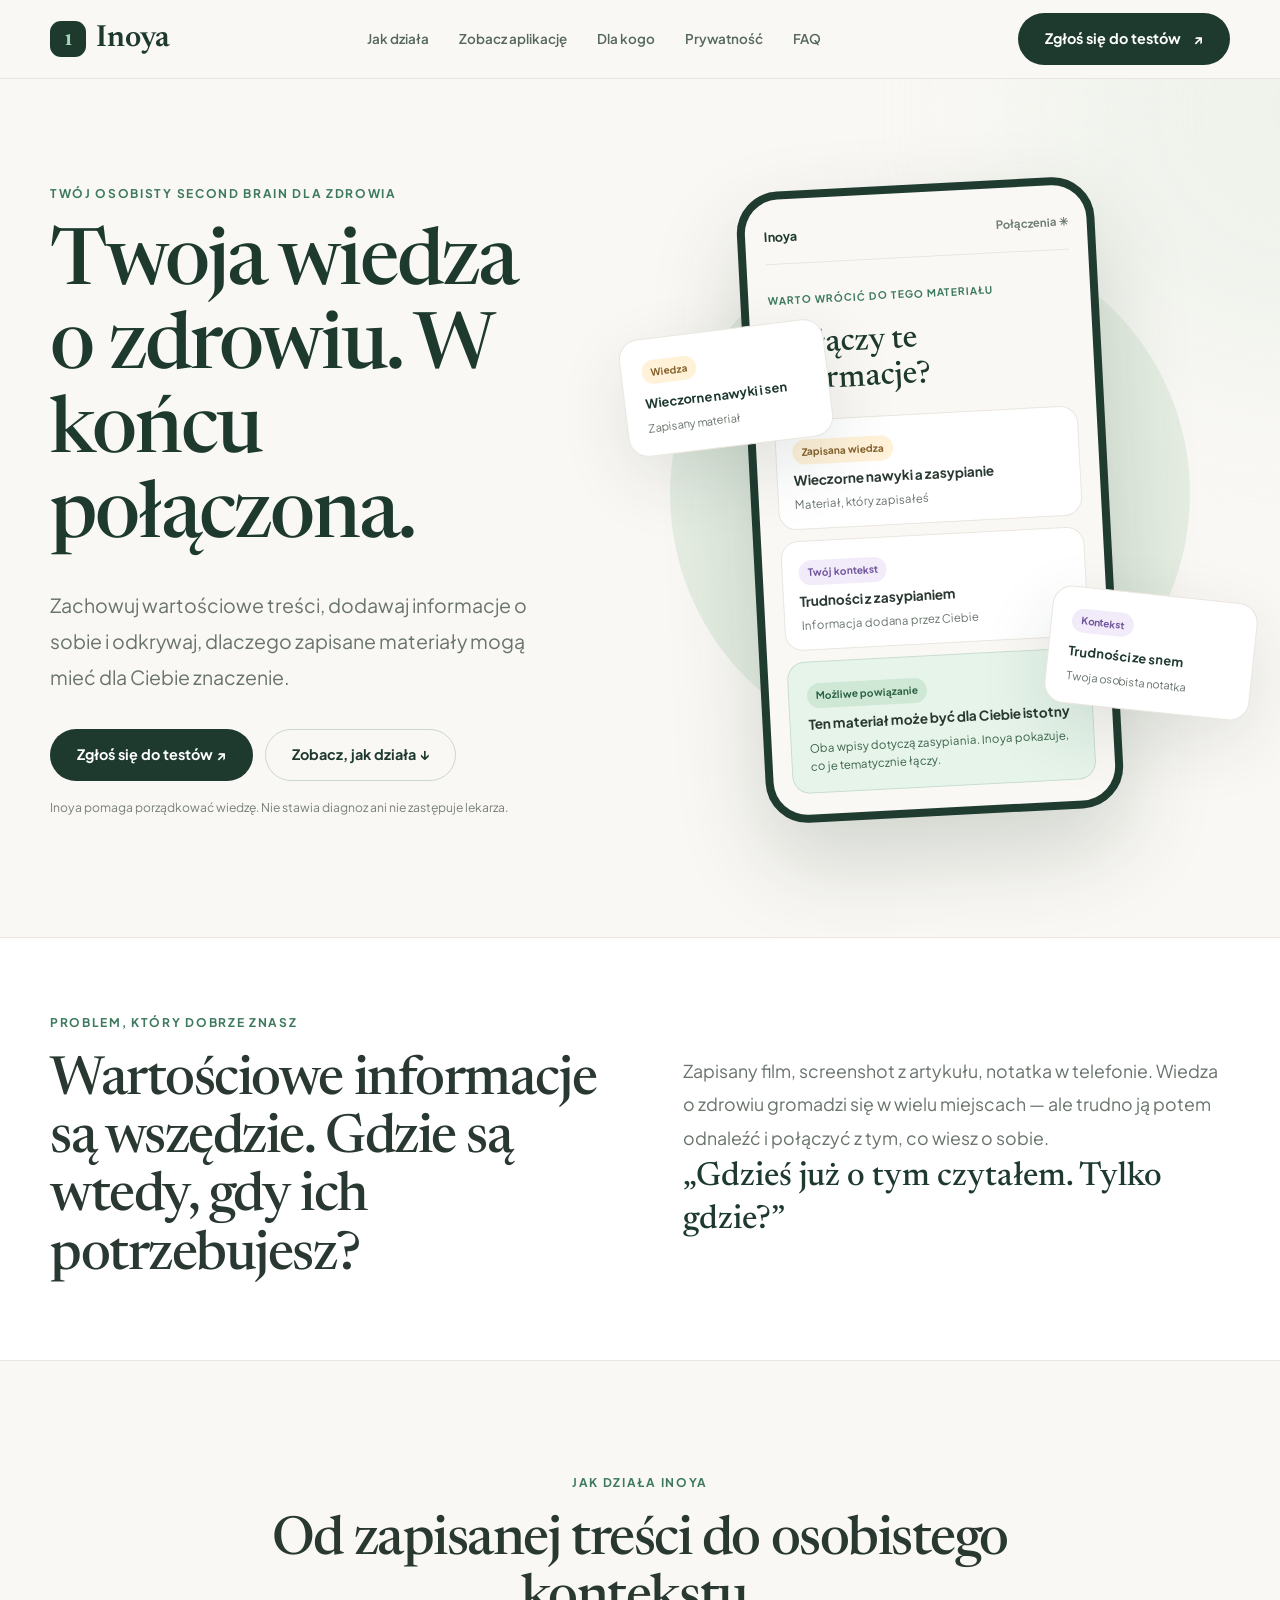
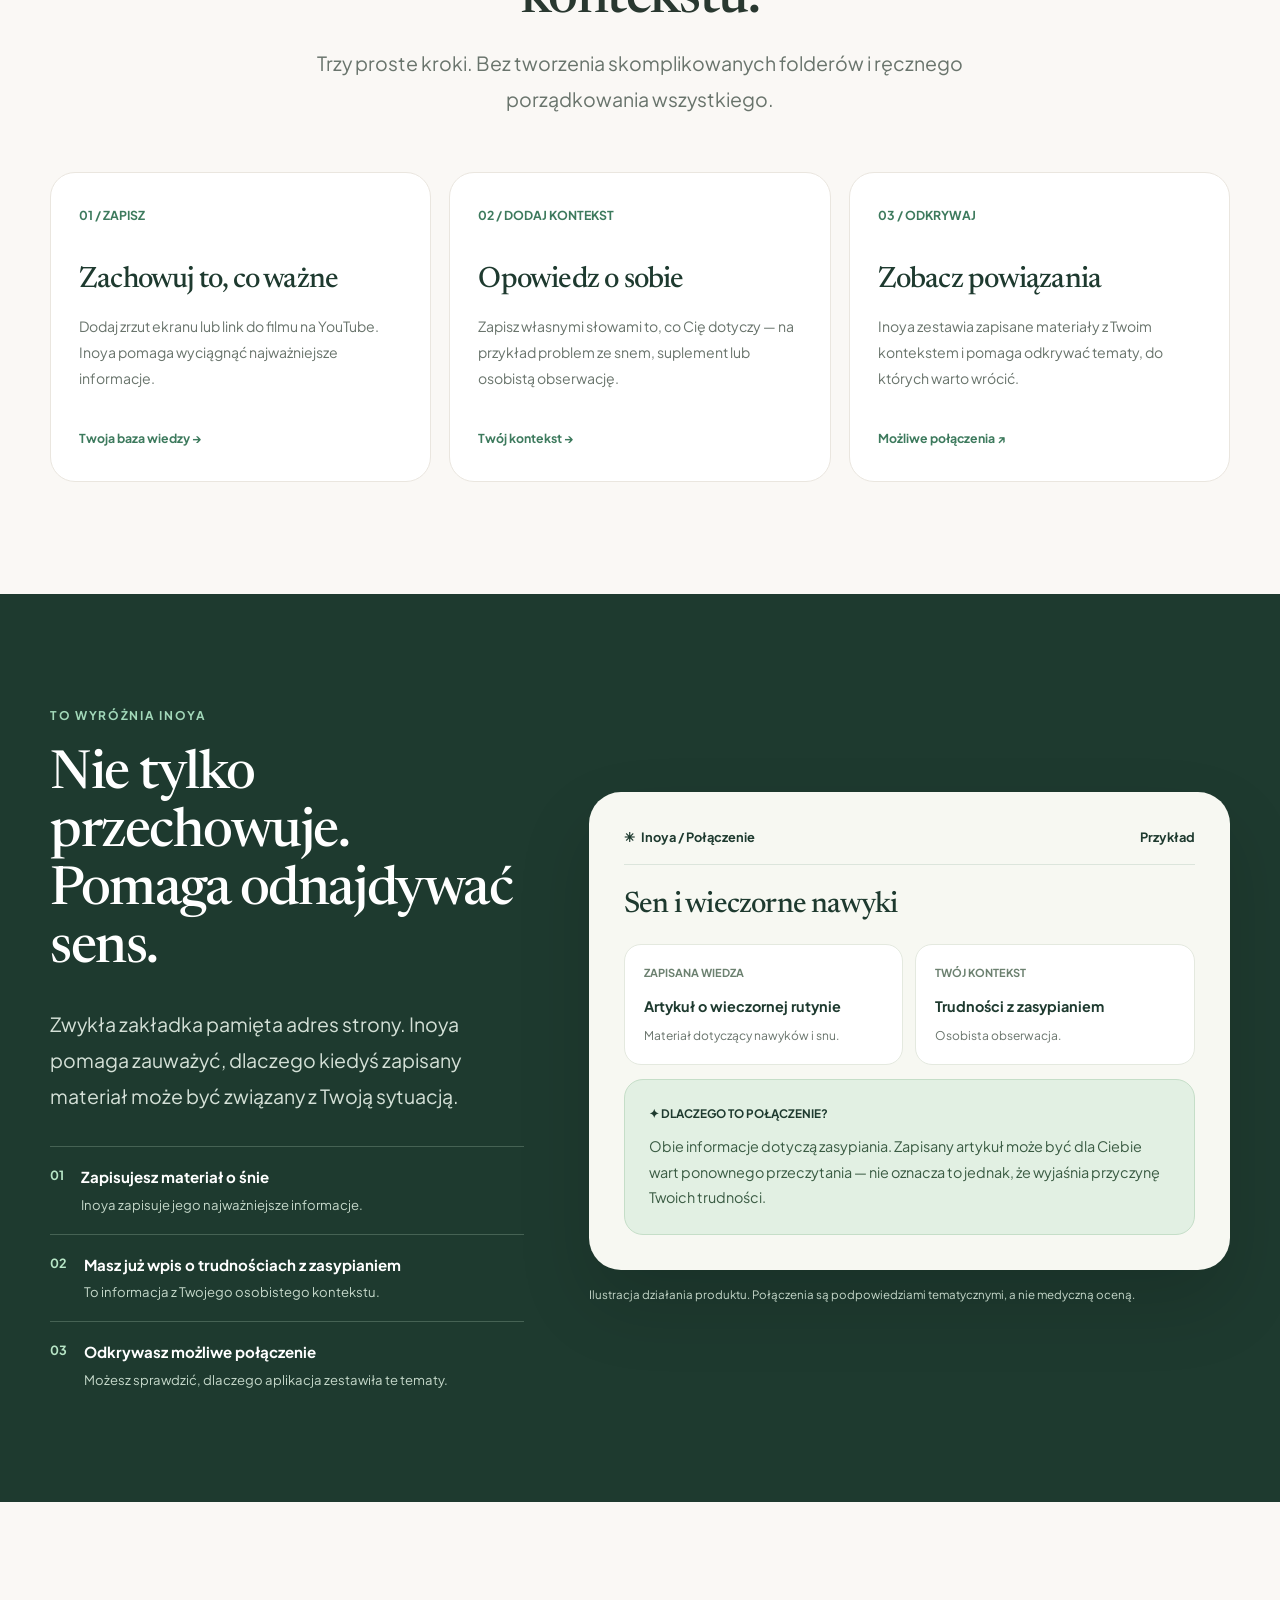
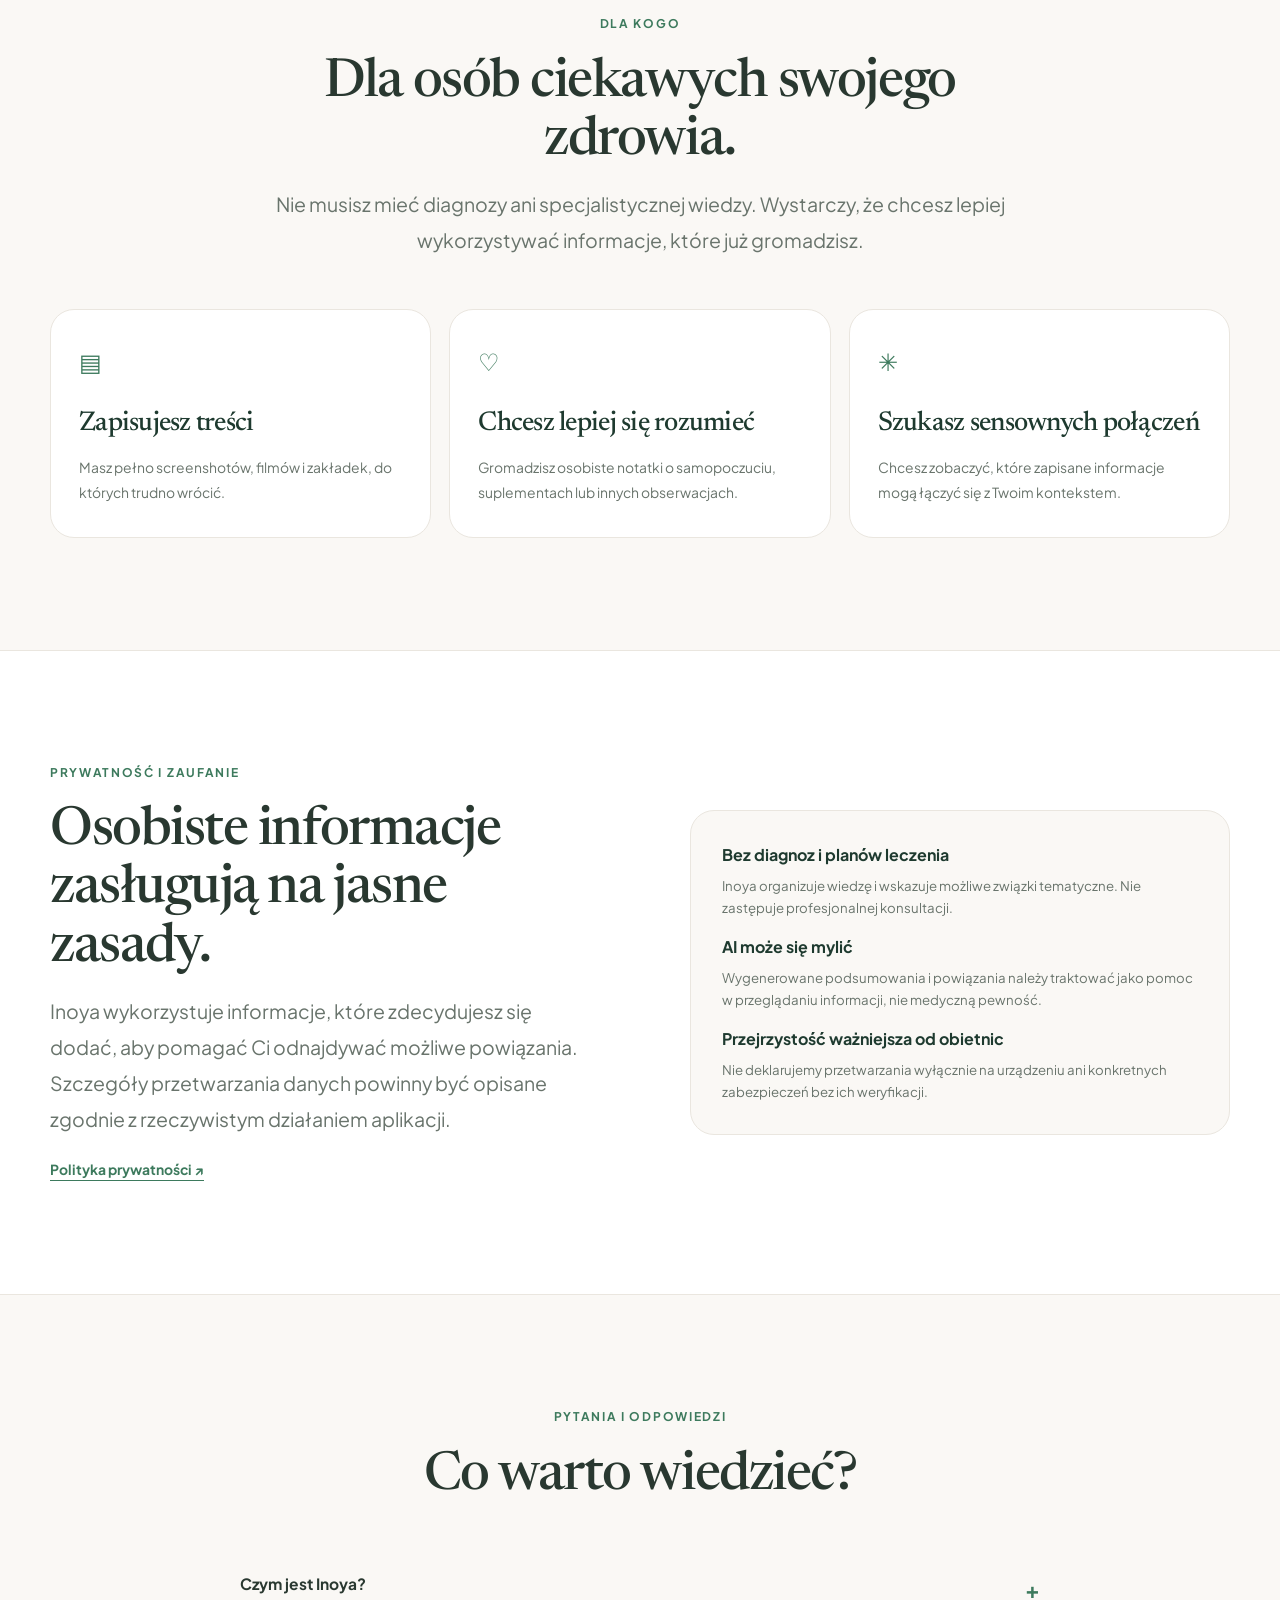
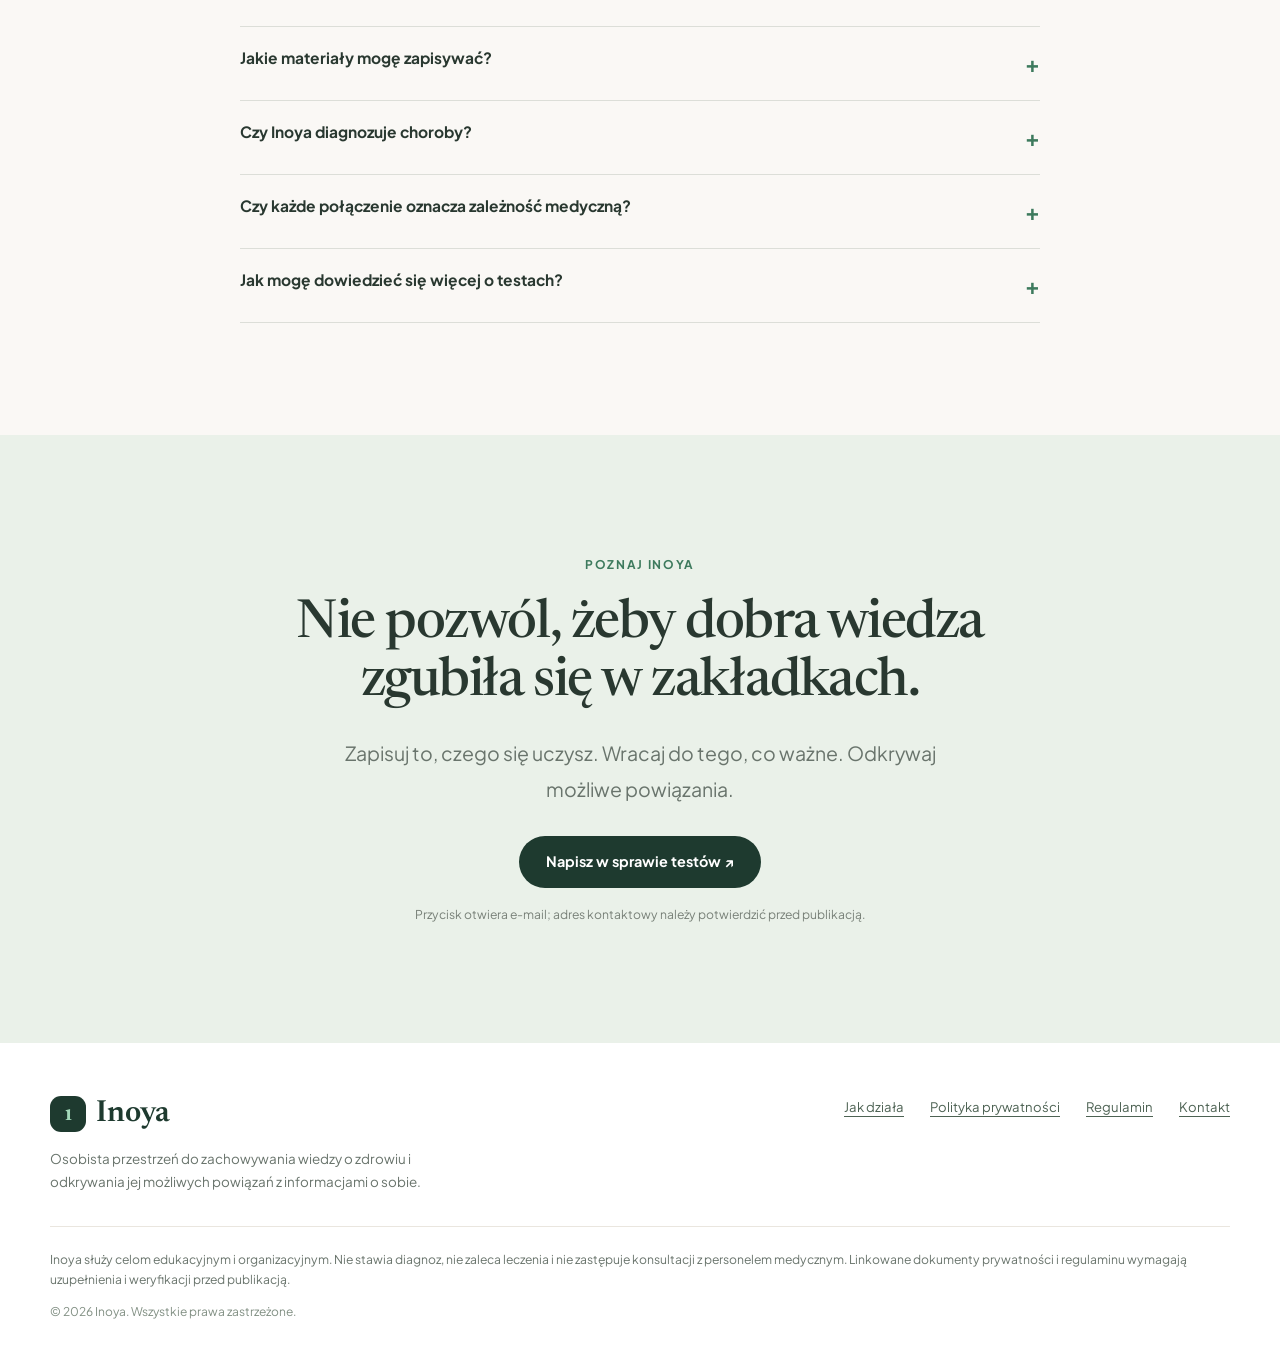
<file: index.html>
<!doctype html>
<html lang="pl">
<head>
<meta charset="utf-8"><meta name="viewport" content="width=device-width, initial-scale=1"><meta name="theme-color" content="#FAF8F5">
<meta name="description" content="Inoya pomaga zapisywać wiedzę o zdrowiu, porządkować osobisty kontekst i odkrywać możliwe powiązania między nimi.">
<title>Inoya — Twoja wiedza o zdrowiu. W końcu połączona.</title>
<link rel="preconnect" href="https://fonts.googleapis.com"><link rel="preconnect" href="https://fonts.gstatic.com" crossorigin>
<link href="https://fonts.googleapis.com/css2?family=Newsreader:opsz,wght@6..72,400;6..72,500;6..72,600&family=Plus+Jakarta+Sans:wght@400;500;600;700&display=swap" rel="stylesheet">
<style>
:root{--bg:#FAF8F5;--paper:#fff;--ink:#1E3A2F;--text:#293830;--muted:#69746c;--green:#3D7A5D;--mint:#E6F4EA;--lav:#F1EBFA;--amber:#FFF2D9;--line:#EAE6DF;--shadow:0 24px 70px rgba(21,41,33,.11)}
*{box-sizing:border-box}html{scroll-behavior:smooth;scroll-padding-top:90px}body{margin:0;font-family:'Plus Jakarta Sans',sans-serif;background:var(--bg);color:var(--text);line-height:1.65;-webkit-font-smoothing:antialiased}a{color:inherit}button{font:inherit}h1,h2,h3,p{margin:0}h1,h2,h3{font-family:'Newsreader',Georgia,serif;letter-spacing:-.027em;font-weight:500;line-height:1.08}h1{font-size:clamp(3.35rem,6.1vw,6.45rem)}h2{font-size:clamp(2.45rem,4.2vw,4.5rem)}h3{font-size:clamp(1.5rem,2.3vw,2.15rem)}p{margin-top:16px}.wrap{width:min(1180px,calc(100% - 48px));margin-inline:auto}.section{padding:112px 0}.muted{color:var(--muted)}.eyebrow{font-size:.75rem;text-transform:uppercase;letter-spacing:.14em;color:var(--green);font-weight:700;margin-bottom:20px}.lead{font-size:clamp(1rem,1.55vw,1.22rem);color:var(--muted);line-height:1.85}.btn{min-height:52px;display:inline-flex;align-items:center;justify-content:center;gap:12px;border-radius:999px;padding:13px 26px;text-decoration:none;font-size:.9rem;font-weight:700;border:1px solid transparent;transition:transform .2s,background .2s}.btn:hover{transform:translateY(-2px)}.primary{background:var(--ink);color:white}.primary:hover{background:#11261b}.secondary{border-color:#ccd8ce;color:var(--ink)}.secondary:hover{background:#edf3ee}.btn:focus-visible,a:focus-visible,summary:focus-visible{outline:3px solid #7aaa8c;outline-offset:4px}.nav{position:sticky;top:0;z-index:50;background:rgba(250,248,245,.91);backdrop-filter:blur(18px);border-bottom:1px solid var(--line)}.nav-inner{height:78px;display:flex;align-items:center;justify-content:space-between;gap:25px}.brand{display:inline-flex;align-items:center;gap:10px;font-family:Newsreader,Georgia,serif;font-size:1.9rem;text-decoration:none;color:var(--ink);line-height:1;font-weight:600}.mark{display:grid;place-items:center;width:36px;height:36px;background:var(--ink);color:#A2D8B9;border-radius:11px;font-size:1.5rem}.links{display:flex;align-items:center;gap:30px}.links a{text-decoration:none;color:#56685c;font-size:.84rem;font-weight:600}.links a:hover{text-decoration:underline}.mobile-nav{display:none}.hero{padding:105px 0 120px;overflow:hidden;position:relative}.hero::before{content:"";width:540px;height:540px;background:#e4eee3;position:absolute;right:-290px;top:-240px;border-radius:50%;filter:blur(90px);opacity:.5;pointer-events:none}.hero-grid{display:grid;grid-template-columns:.93fr 1.07fr;gap:58px;align-items:center}.hero-copy{position:relative;z-index:2}.hero-copy h1{max-width:600px;color:var(--ink)}.hero-copy .lead{max-width:520px;margin-top:26px}.hero-actions{display:flex;gap:12px;flex-wrap:wrap;margin-top:34px}.tiny{font-size:.76rem;color:#788078;line-height:1.5;margin-top:17px}.product-scene{position:relative;min-height:620px;display:flex;align-items:center;justify-content:center}.product-scene:before{content:"";position:absolute;width:520px;height:520px;border-radius:50%;background:#e5ede3;left:50%;top:49%;transform:translate(-50%,-50%)}.device{position:relative;width:min(100%,358px);background:#203c31;border:8px solid #203c31;border-radius:42px;box-shadow:0 40px 90px rgba(23,53,29,.18);z-index:2;transform:rotate(-3deg)}.device-screen{background:#FAF8F5;border-radius:34px;padding:27px 19px 21px;min-height:574px;overflow:hidden}.device-top{display:flex;justify-content:space-between;align-items:center;border-bottom:1px solid var(--line);padding-bottom:16px;font-size:.79rem;font-weight:700;color:var(--ink)}.ui-kicker{font-size:.64rem;text-transform:uppercase;letter-spacing:.1em;font-weight:700;color:var(--green)}.ui-head{font:500 2rem/1.12 Newsreader,serif;color:var(--ink);margin:17px 0 20px}.ui-card{border:1px solid var(--line);background:#fff;padding:16px;border-radius:18px;margin-top:11px}.ui-card strong{display:block;font-size:.85rem;margin-top:6px;line-height:1.5}.ui-card p{font-size:.72rem;color:var(--muted);margin-top:5px;line-height:1.5}.ui-card.result{background:var(--mint);border-color:#c8decf;padding:18px}.ui-card.result p{color:#3d634a}.ui-pill{display:inline-block;border-radius:999px;padding:4px 9px;font-size:.63rem;font-weight:700}.ui-pill.a{background:var(--amber);color:#85602b}.ui-pill.l{background:var(--lav);color:#70559c}.ui-pill.g{background:#cfe8d5;color:#2c6243}.float{position:absolute;z-index:3;background:#fff;border:1px solid var(--line);border-radius:20px;padding:18px 20px;box-shadow:var(--shadow);width:206px}.float.left{left:-7px;top:145px;transform:rotate(-7deg)}.float.right{right:-24px;bottom:104px;transform:rotate(6deg)}.float strong{display:block;font-size:.8rem;color:var(--ink);margin-top:9px}.float p{font-size:.7rem;color:var(--muted);margin-top:4px}.float .ui-pill{font-size:.62rem}.scene-note{text-align:center;font-size:.7rem;color:var(--muted);position:absolute;bottom:7px;left:0;right:0}.statement{background:#fff;padding:75px 0;border-top:1px solid var(--line);border-bottom:1px solid var(--line)}.statement-inner{display:grid;grid-template-columns:1fr 1fr;gap:85px;align-items:center}.statement p{margin-top:0;font-size:1.11rem;line-height:1.9;color:var(--muted)}.statement .large-quote{font:500 clamp(1.65rem,2.6vw,2.55rem)/1.3 Newsreader,serif;color:var(--ink)}.center{text-align:center}.narrow{max-width:740px;margin:0 auto}.steps-grid{display:grid;grid-template-columns:repeat(3,minmax(0,1fr));gap:18px;margin-top:55px}.step{padding:32px 28px;background:#fff;border:1px solid var(--line);border-radius:25px;min-height:310px;display:flex;flex-direction:column;align-items:flex-start}.step .num{font-size:.77rem;color:var(--green);font-weight:700;margin-bottom:40px}.step h3{color:var(--ink)}.step p{font-size:.88rem;color:var(--muted);line-height:1.85}.step .mini{margin-top:auto;padding-top:25px;font-size:.77rem;font-weight:700;color:var(--green)}.showcase{background:var(--ink);color:#fff;overflow:hidden}.showcase .eyebrow{color:#A2D8B9}.showcase .lead{color:#d4e0d7}.showcase-grid{display:grid;grid-template-columns:.85fr 1.15fr;gap:65px;align-items:center}.showcase h2{max-width:490px}.showcase .intro{margin-top:28px}.story-list{margin-top:32px;display:grid;gap:18px}.story-row{border-top:1px solid #466254;padding-top:18px;display:flex;gap:17px}.story-row b{color:#B7E5C6;font-size:.79rem}.story-row strong{font-size:.94rem;display:block}.story-row span{display:block;color:#c5d8ca;font-size:.82rem;margin-top:4px}.story-panel{background:#F7F8F2;color:var(--ink);padding:35px;border-radius:32px;box-shadow:0 34px 75px rgba(0,0,0,.14)}.story-panel .panel-top{display:flex;justify-content:space-between;align-items:center;border-bottom:1px solid #dce5dc;padding-bottom:16px;font-size:.8rem;font-weight:700}.story-panel h3{margin:25px 0 22px}.story-panel .pair{display:grid;grid-template-columns:1fr 1fr;gap:12px}.pair-item{background:#fff;border:1px solid #e4e9df;border-radius:17px;padding:19px}.pair-item .label{font-size:.69rem;font-weight:700;color:#6c8170;display:block;margin-bottom:11px}.pair-item strong{font-size:.9rem;line-height:1.5}.pair-item p{font-size:.75rem;line-height:1.5;color:var(--muted);margin-top:8px}.insight{border-radius:19px;background:#e2f0e3;border:1px solid #c5dec8;padding:24px;margin-top:14px}.insight b{display:block;font-size:.73rem;margin-bottom:11px}.insight p{font-size:.9rem;line-height:1.75;color:#3a5b43;margin:0}.caption{font-size:.72rem;line-height:1.6;color:var(--muted);margin-top:16px}.showcase .caption{color:#c6d8ca}.audience-grid{display:grid;grid-template-columns:repeat(3,minmax(0,1fr));gap:18px;margin-top:50px}.audience-card{background:white;border:1px solid var(--line);border-radius:24px;padding:32px 28px}.audience-card .symbol{font-size:1.5rem;color:var(--green);margin-bottom:28px}.audience-card h3{font-size:1.7rem;color:var(--ink)}.audience-card p{font-size:.87rem;color:var(--muted);line-height:1.8}.trust{background:#fff;border-top:1px solid var(--line);border-bottom:1px solid var(--line)}.trust-grid{display:grid;grid-template-columns:1fr 1fr;gap:100px;align-items:center}.trust-note{padding:31px;border-radius:24px;border:1px solid var(--line);background:var(--bg)}.trust-note strong{display:block;color:var(--ink);margin-top:15px}.trust-note strong:first-child{margin-top:0}.trust-note p{font-size:.83rem;color:var(--muted);margin-top:7px}.textlink{font-size:.87rem;font-weight:700;color:var(--green);text-underline-offset:5px;display:inline-block;margin-top:22px}.faq-list{max-width:800px;margin:48px auto 0}.faq-list details{border-bottom:1px solid #dcded8;padding:18px 0}.faq-list summary{list-style:none;cursor:pointer;display:flex;justify-content:space-between;gap:20px;font-weight:700;font-size:.97rem}.faq-list summary::-webkit-details-marker{display:none}.faq-list summary:after{content:'+';font-size:1.4rem;color:var(--green)}.faq-list details[open] summary:after{content:'−'}.faq-list details p{color:var(--muted);font-size:.88rem;max-width:690px;margin-top:12px}.final{padding:120px 0;background:#eaf1e9;text-align:center}.final h2{max-width:780px;margin:0 auto}.final .lead{max-width:610px;margin:24px auto 29px}.footer{background:#fff;padding:53px 0 35px}.footer-top{display:flex;justify-content:space-between;gap:40px;flex-wrap:wrap}.footer-brand{max-width:430px}.footer-brand p{font-size:.84rem;color:var(--muted)}.footer-links{display:flex;gap:18px 26px;flex-wrap:wrap;align-content:flex-start}.footer-links a{font-size:.82rem;color:#4d6253;text-underline-offset:4px}.disclaimer{border-top:1px solid var(--line);padding-top:22px;margin-top:33px;font-size:.76rem;color:var(--muted)}.copyright{font-size:.75rem;color:#829084;margin-top:13px}
@media(max-width:1050px){.float.left{left:-3px}.float.right{right:-3px}.hero-grid{gap:25px}.showcase-grid{gap:35px}.hero h1{font-size:clamp(3.2rem,6vw,5.3rem)}}
@media(max-width:840px){.links{display:none}.mobile-nav{display:block;position:relative}.mobile-nav summary{list-style:none;border:1px solid var(--line);border-radius:12px;padding:8px 13px;cursor:pointer;font-weight:700}.mobile-nav summary::-webkit-details-marker{display:none}.mobile-menu{position:absolute;right:0;top:47px;background:#fff;border:1px solid var(--line);border-radius:15px;box-shadow:var(--shadow);padding:10px;min-width:190px;display:grid;gap:3px}.mobile-menu a{padding:8px 10px;text-decoration:none;font-size:.85rem}.hero-grid,.statement-inner,.showcase-grid,.trust-grid{grid-template-columns:1fr;gap:45px}.hero-copy{text-align:center}.hero-copy h1,.hero-copy .lead{margin-inline:auto}.hero-actions{justify-content:center}.product-scene{max-width:620px;width:100%;margin:auto}.steps-grid,.audience-grid{grid-template-columns:repeat(2,minmax(0,1fr))}.section{padding:85px 0}.showcase-grid{gap:40px}.showcase h2{max-width:710px}}
@media(max-width:600px){.wrap{width:min(100% - 36px,1180px)}.nav-inner{height:68px}.nav-inner>.btn{display:none}.hero{padding:67px 0 65px}.hero h1{font-size:clamp(3rem,13vw,4.1rem)}.hero-actions{flex-direction:column;align-items:stretch}.hero-actions .btn{width:100%}.product-scene{min-height:510px}.product-scene:before{width:335px;height:335px}.device{width:290px;transform:none}.device-screen{min-height:477px;padding:21px 14px}.ui-head{font-size:1.55rem}.ui-card{padding:12px}.float{display:none}.scene-note{bottom:0}.statement{padding:65px 0}.statement .large-quote{font-size:2rem}.steps-grid,.audience-grid{grid-template-columns:1fr;margin-top:36px}.step{min-height:auto}.step .num{margin-bottom:26px}.step .mini{margin-top:24px}.story-panel{padding:19px}.story-panel .pair{grid-template-columns:1fr}.pair-item{padding:15px}.section{padding:70px 0}.final{padding:75px 0}}
@media(prefers-reduced-motion:reduce){html{scroll-behavior:auto}*,*:before,*:after{transition:none!important;animation:none!important}}
</style>
</head>
<body>
<header class="nav"><div class="wrap nav-inner"><a href="#start" class="brand" aria-label="Inoya — początek"><span class="mark" aria-hidden="true">ı</span>Inoya</a><nav class="links" aria-label="Nawigacja główna"><a href="#jak-dziala">Jak działa</a><a href="#przyklad">Zobacz aplikację</a><a href="#dla-kogo">Dla kogo</a><a href="#prywatnosc">Prywatność</a><a href="#faq">FAQ</a></nav><a class="btn primary" href="#kontakt">Zgłoś się do testów <span aria-hidden="true">↗</span></a><details class="mobile-nav"><summary aria-label="Otwórz menu">Menu ☰</summary><nav class="mobile-menu" aria-label="Nawigacja mobilna"><a href="#jak-dziala">Jak działa</a><a href="#przyklad">Zobacz aplikację</a><a href="#dla-kogo">Dla kogo</a><a href="#prywatnosc">Prywatność</a><a href="#faq">FAQ</a><a href="#kontakt">Zgłoś się do testów</a></nav></details></div></header>
<main>
<section class="hero" id="start"><div class="wrap hero-grid"><div class="hero-copy"><div class="eyebrow">Twój osobisty second brain dla zdrowia</div><h1>Twoja wiedza o zdrowiu. W końcu połączona.</h1><p class="lead">Zachowuj wartościowe treści, dodawaj informacje o sobie i odkrywaj, dlaczego zapisane materiały mogą mieć dla Ciebie znaczenie.</p><div class="hero-actions"><a class="btn primary" href="#kontakt">Zgłoś się do testów ↗</a><a class="btn secondary" href="#jak-dziala">Zobacz, jak działa ↓</a></div><p class="tiny">Inoya pomaga porządkować wiedzę. Nie stawia diagnoz ani nie zastępuje lekarza.</p></div><div class="product-scene" aria-label="Ilustracja ekranu Inoya z przykładowym połączeniem dotyczącym snu"><div class="float left"><span class="ui-pill a">Wiedza</span><strong>Wieczorne nawyki i sen</strong><p>Zapisany materiał</p></div><div class="device"><div class="device-screen"><div class="device-top"><span>Inoya</span><span style="font-size:.71rem;color:#718076">Połączenia ✳</span></div><div style="padding-top:21px"><span class="ui-kicker">Warto wrócić do tego materiału</span><div class="ui-head">Co łączy te informacje?</div><div class="ui-card"><span class="ui-pill a">Zapisana wiedza</span><strong>Wieczorne nawyki a zasypianie</strong><p>Materiał, który zapisałeś</p></div><div class="ui-card"><span class="ui-pill l">Twój kontekst</span><strong>Trudności z zasypianiem</strong><p>Informacja dodana przez Ciebie</p></div><div class="ui-card result"><span class="ui-pill g">Możliwe powiązanie</span><strong>Ten materiał może być dla Ciebie istotny</strong><p>Oba wpisy dotyczą zasypiania. Inoya pokazuje, co je tematycznie łączy.</p></div></div></div></div><div class="float right"><span class="ui-pill l">Kontekst</span><strong>Trudności ze snem</strong><p>Twoja osobista notatka</p></div><div class="scene-note">Przykładowa wizualizacja — nie rzeczywisty zrzut ekranu.</div></div></div></section>
<section class="statement"><div class="wrap statement-inner"><div><div class="eyebrow">Problem, który dobrze znasz</div><h2>Wartościowe informacje są wszędzie. Gdzie są wtedy, gdy ich potrzebujesz?</h2></div><div><p>Zapisany film, screenshot z artykułu, notatka w telefonie. Wiedza o zdrowiu gromadzi się w wielu miejscach — ale trudno ją potem odnaleźć i połączyć z tym, co wiesz o sobie.</p><div class="large-quote">„Gdzieś już o tym czytałem. Tylko gdzie?”</div></div></div></section>
<section class="section" id="jak-dziala"><div class="wrap"><div class="narrow center"><div class="eyebrow">Jak działa Inoya</div><h2>Od zapisanej treści do osobistego kontekstu.</h2><p class="lead">Trzy proste kroki. Bez tworzenia skomplikowanych folderów i ręcznego porządkowania wszystkiego.</p></div><div class="steps-grid"><article class="step"><div class="num">01 / ZAPISZ</div><h3>Zachowuj to, co ważne</h3><p>Dodaj zrzut ekranu lub link do filmu na YouTube. Inoya pomaga wyciągnąć najważniejsze informacje.</p><div class="mini">Twoja baza wiedzy →</div></article><article class="step"><div class="num">02 / DODAJ KONTEKST</div><h3>Opowiedz o sobie</h3><p>Zapisz własnymi słowami to, co Cię dotyczy — na przykład problem ze snem, suplement lub osobistą obserwację.</p><div class="mini">Twój kontekst →</div></article><article class="step"><div class="num">03 / ODKRYWAJ</div><h3>Zobacz powiązania</h3><p>Inoya zestawia zapisane materiały z Twoim kontekstem i pomaga odkrywać tematy, do których warto wrócić.</p><div class="mini">Możliwe połączenia ↗</div></article></div></div></section>
<section class="section showcase" id="przyklad"><div class="wrap showcase-grid"><div><div class="eyebrow">To wyróżnia Inoya</div><h2>Nie tylko przechowuje. Pomaga odnajdywać sens.</h2><p class="lead intro">Zwykła zakładka pamięta adres strony. Inoya pomaga zauważyć, dlaczego kiedyś zapisany materiał może być związany z Twoją sytuacją.</p><div class="story-list"><div class="story-row"><b>01</b><div><strong>Zapisujesz materiał o śnie</strong><span>Inoya zapisuje jego najważniejsze informacje.</span></div></div><div class="story-row"><b>02</b><div><strong>Masz już wpis o trudnościach z zasypianiem</strong><span>To informacja z Twojego osobistego kontekstu.</span></div></div><div class="story-row"><b>03</b><div><strong>Odkrywasz możliwe połączenie</strong><span>Możesz sprawdzić, dlaczego aplikacja zestawiła te tematy.</span></div></div></div></div><div><div class="story-panel"><div class="panel-top"><span>✳ &nbsp; Inoya / Połączenie</span><span>Przykład</span></div><h3>Sen i wieczorne nawyki</h3><div class="pair"><div class="pair-item"><span class="label">ZAPISANA WIEDZA</span><strong>Artykuł o wieczornej rutynie</strong><p>Materiał dotyczący nawyków i snu.</p></div><div class="pair-item"><span class="label">TWÓJ KONTEKST</span><strong>Trudności z zasypianiem</strong><p>Osobista obserwacja.</p></div></div><div class="insight"><b>✦ DLACZEGO TO POŁĄCZENIE?</b><p>Obie informacje dotyczą zasypiania. Zapisany artykuł może być dla Ciebie wart ponownego przeczytania — nie oznacza to jednak, że wyjaśnia przyczynę Twoich trudności.</p></div></div><p class="caption">Ilustracja działania produktu. Połączenia są podpowiedziami tematycznymi, a nie medyczną oceną.</p></div></div></section>
<section class="section" id="dla-kogo"><div class="wrap"><div class="narrow center"><div class="eyebrow">Dla kogo</div><h2>Dla osób ciekawych swojego zdrowia.</h2><p class="lead">Nie musisz mieć diagnozy ani specjalistycznej wiedzy. Wystarczy, że chcesz lepiej wykorzystywać informacje, które już gromadzisz.</p></div><div class="audience-grid"><article class="audience-card"><div class="symbol" aria-hidden="true">▤</div><h3>Zapisujesz treści</h3><p>Masz pełno screenshotów, filmów i zakładek, do których trudno wrócić.</p></article><article class="audience-card"><div class="symbol" aria-hidden="true">♡</div><h3>Chcesz lepiej się rozumieć</h3><p>Gromadzisz osobiste notatki o samopoczuciu, suplementach lub innych obserwacjach.</p></article><article class="audience-card"><div class="symbol" aria-hidden="true">✳</div><h3>Szukasz sensownych połączeń</h3><p>Chcesz zobaczyć, które zapisane informacje mogą łączyć się z Twoim kontekstem.</p></article></div></div></section>
<section class="section trust" id="prywatnosc"><div class="wrap trust-grid"><div><div class="eyebrow">Prywatność i zaufanie</div><h2>Osobiste informacje zasługują na jasne zasady.</h2><p class="lead">Inoya wykorzystuje informacje, które zdecydujesz się dodać, aby pomagać Ci odnajdywać możliwe powiązania. Szczegóły przetwarzania danych powinny być opisane zgodnie z rzeczywistym działaniem aplikacji.</p><a class="textlink" href="privacy.html">Polityka prywatności ↗</a></div><div class="trust-note"><strong>Bez diagnoz i planów leczenia</strong><p>Inoya organizuje wiedzę i wskazuje możliwe związki tematyczne. Nie zastępuje profesjonalnej konsultacji.</p><strong>AI może się mylić</strong><p>Wygenerowane podsumowania i powiązania należy traktować jako pomoc w przeglądaniu informacji, nie medyczną pewność.</p><strong>Przejrzystość ważniejsza od obietnic</strong><p>Nie deklarujemy przetwarzania wyłącznie na urządzeniu ani konkretnych zabezpieczeń bez ich weryfikacji.</p></div></div></section>
<section class="section" id="faq"><div class="wrap"><div class="narrow center"><div class="eyebrow">Pytania i odpowiedzi</div><h2>Co warto wiedzieć?</h2></div><div class="faq-list"><details><summary>Czym jest Inoya?</summary><p>To aplikacja pomagająca gromadzić wiedzę o zdrowiu, organizować osobisty kontekst i odkrywać możliwe połączenia między nimi.</p></details><details><summary>Jakie materiały mogę zapisywać?</summary><p>Podstawowe sposoby dodawania wiedzy obejmują zrzuty ekranu i linki do YouTube. Do kontekstu możesz dodawać własne informacje tekstowe. Inne formaty mogą zależeć od wersji produktu.</p></details><details><summary>Czy Inoya diagnozuje choroby?</summary><p>Nie. Inoya nie stawia diagnoz ani nie proponuje leczenia. Treści generowane z pomocą AI mogą być niepełne lub błędne.</p></details><details><summary>Czy każde połączenie oznacza zależność medyczną?</summary><p>Nie. Powiązanie może wskazywać wspólny temat lub kontekst. Nie dowodzi związku przyczynowego.</p></details><details><summary>Jak mogę dowiedzieć się więcej o testach?</summary><p>Skorzystaj z przycisku kontaktowego na stronie, aby otworzyć wiadomość e-mail. Nie jest to automatyczna rejestracja na listę oczekujących.</p></details></div></div></section>
<section class="final" id="kontakt"><div class="wrap"><div class="eyebrow">Poznaj Inoya</div><h2>Nie pozwól, żeby dobra wiedza zgubiła się w zakładkach.</h2><p class="lead">Zapisuj to, czego się uczysz. Wracaj do tego, co ważne. Odkrywaj możliwe powiązania.</p><a class="btn primary" href="mailto:kontakt@inoya.health?subject=Inoya%20%E2%80%94%20chc%C4%99%20testowa%C4%87%20aplikacj%C4%99">Napisz w sprawie testów ↗</a><p class="tiny">Przycisk otwiera e-mail; adres kontaktowy należy potwierdzić przed publikacją.</p></div></section>
</main>
<footer class="footer"><div class="wrap"><div class="footer-top"><div class="footer-brand"><a class="brand" href="#start"><span class="mark" aria-hidden="true">ı</span>Inoya</a><p>Osobista przestrzeń do zachowywania wiedzy o zdrowiu i odkrywania jej możliwych powiązań z informacjami o sobie.</p></div><nav class="footer-links" aria-label="Dokumenty i kontakt"><a href="#jak-dziala">Jak działa</a><a href="privacy.html">Polityka prywatności</a><a href="terms.html">Regulamin</a><a href="mailto:kontakt@inoya.health">Kontakt</a></nav></div><div class="disclaimer">Inoya służy celom edukacyjnym i organizacyjnym. Nie stawia diagnoz, nie zaleca leczenia i nie zastępuje konsultacji z personelem medycznym. Linkowane dokumenty prywatności i regulaminu wymagają uzupełnienia i weryfikacji przed publikacją.</div><div class="copyright">© <span id="year">2026</span> Inoya. Wszystkie prawa zastrzeżone.</div></div></footer>
<script>document.getElementById('year').textContent=new Date().getFullYear();document.querySelectorAll('.mobile-menu a').forEach(a=>a.addEventListener('click',()=>{const d=document.querySelector('.mobile-nav');if(d)d.open=false}));</script>
</body></html>
</file>
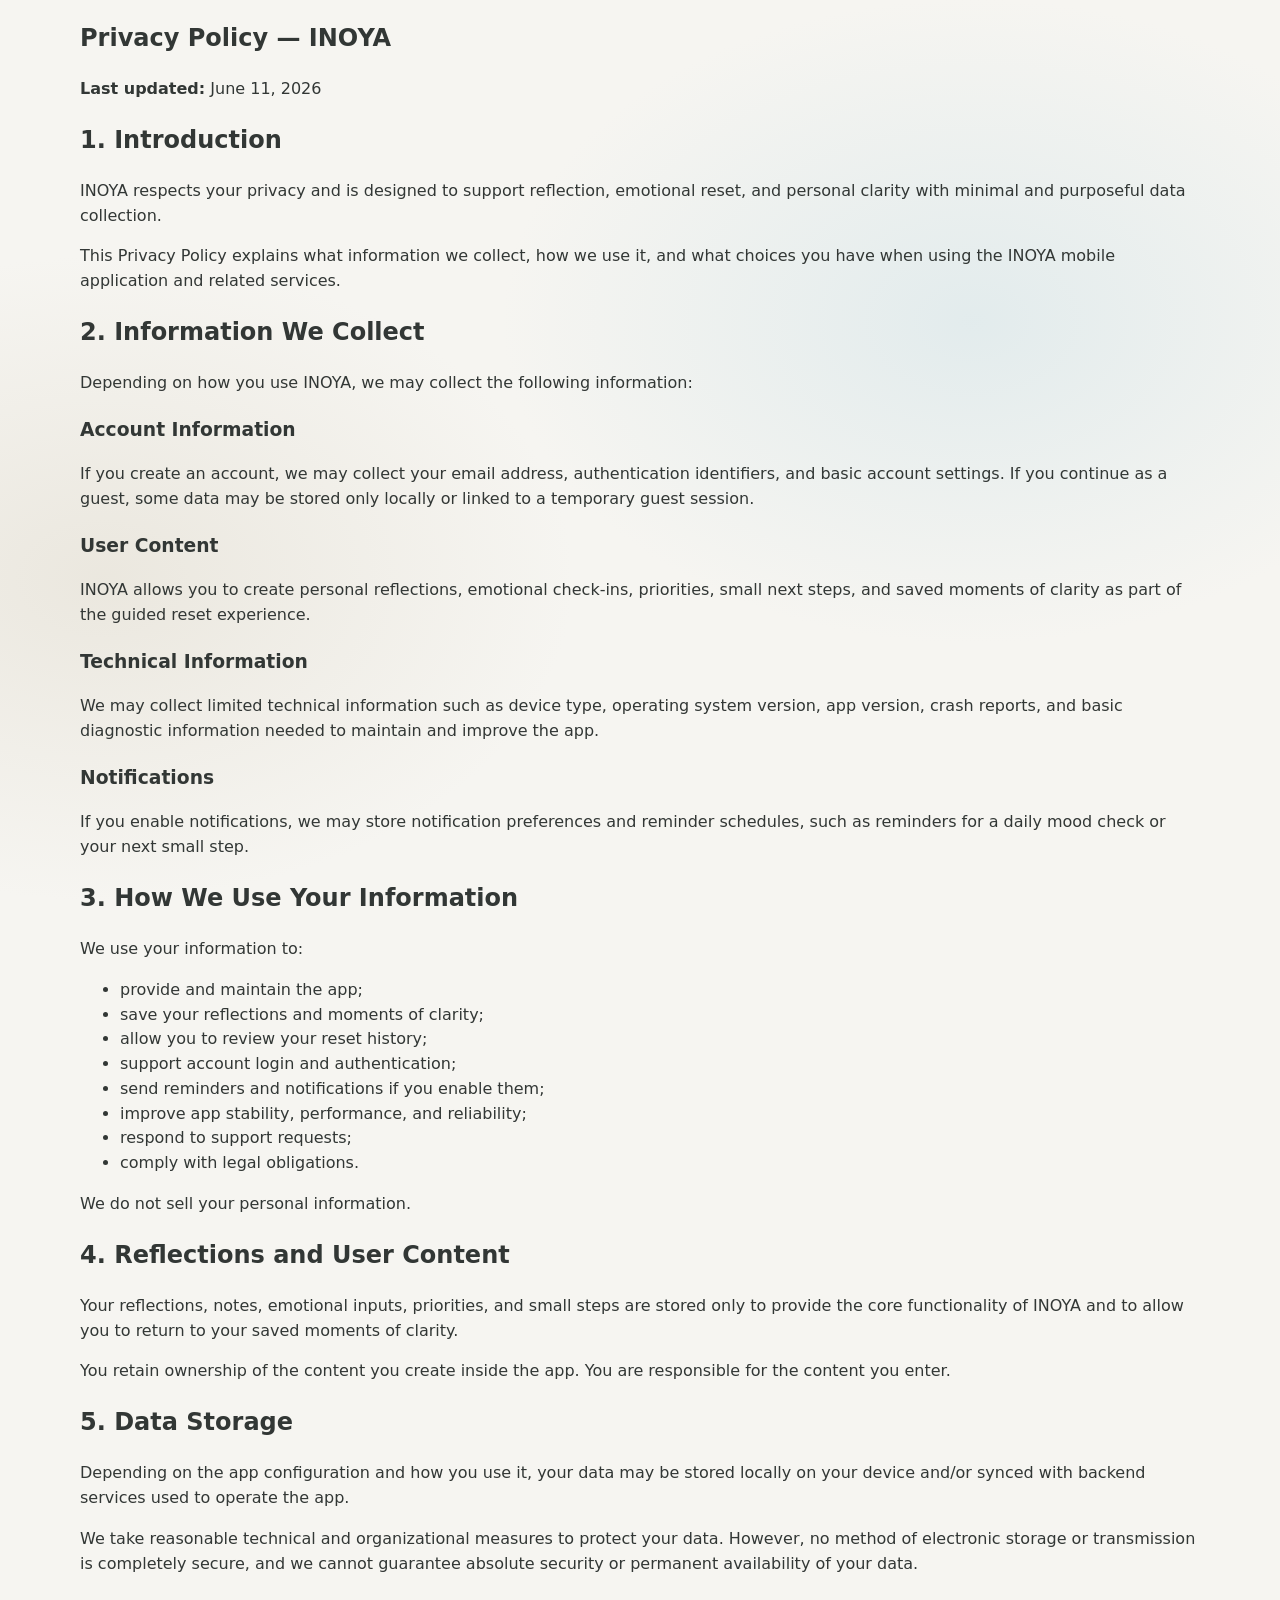
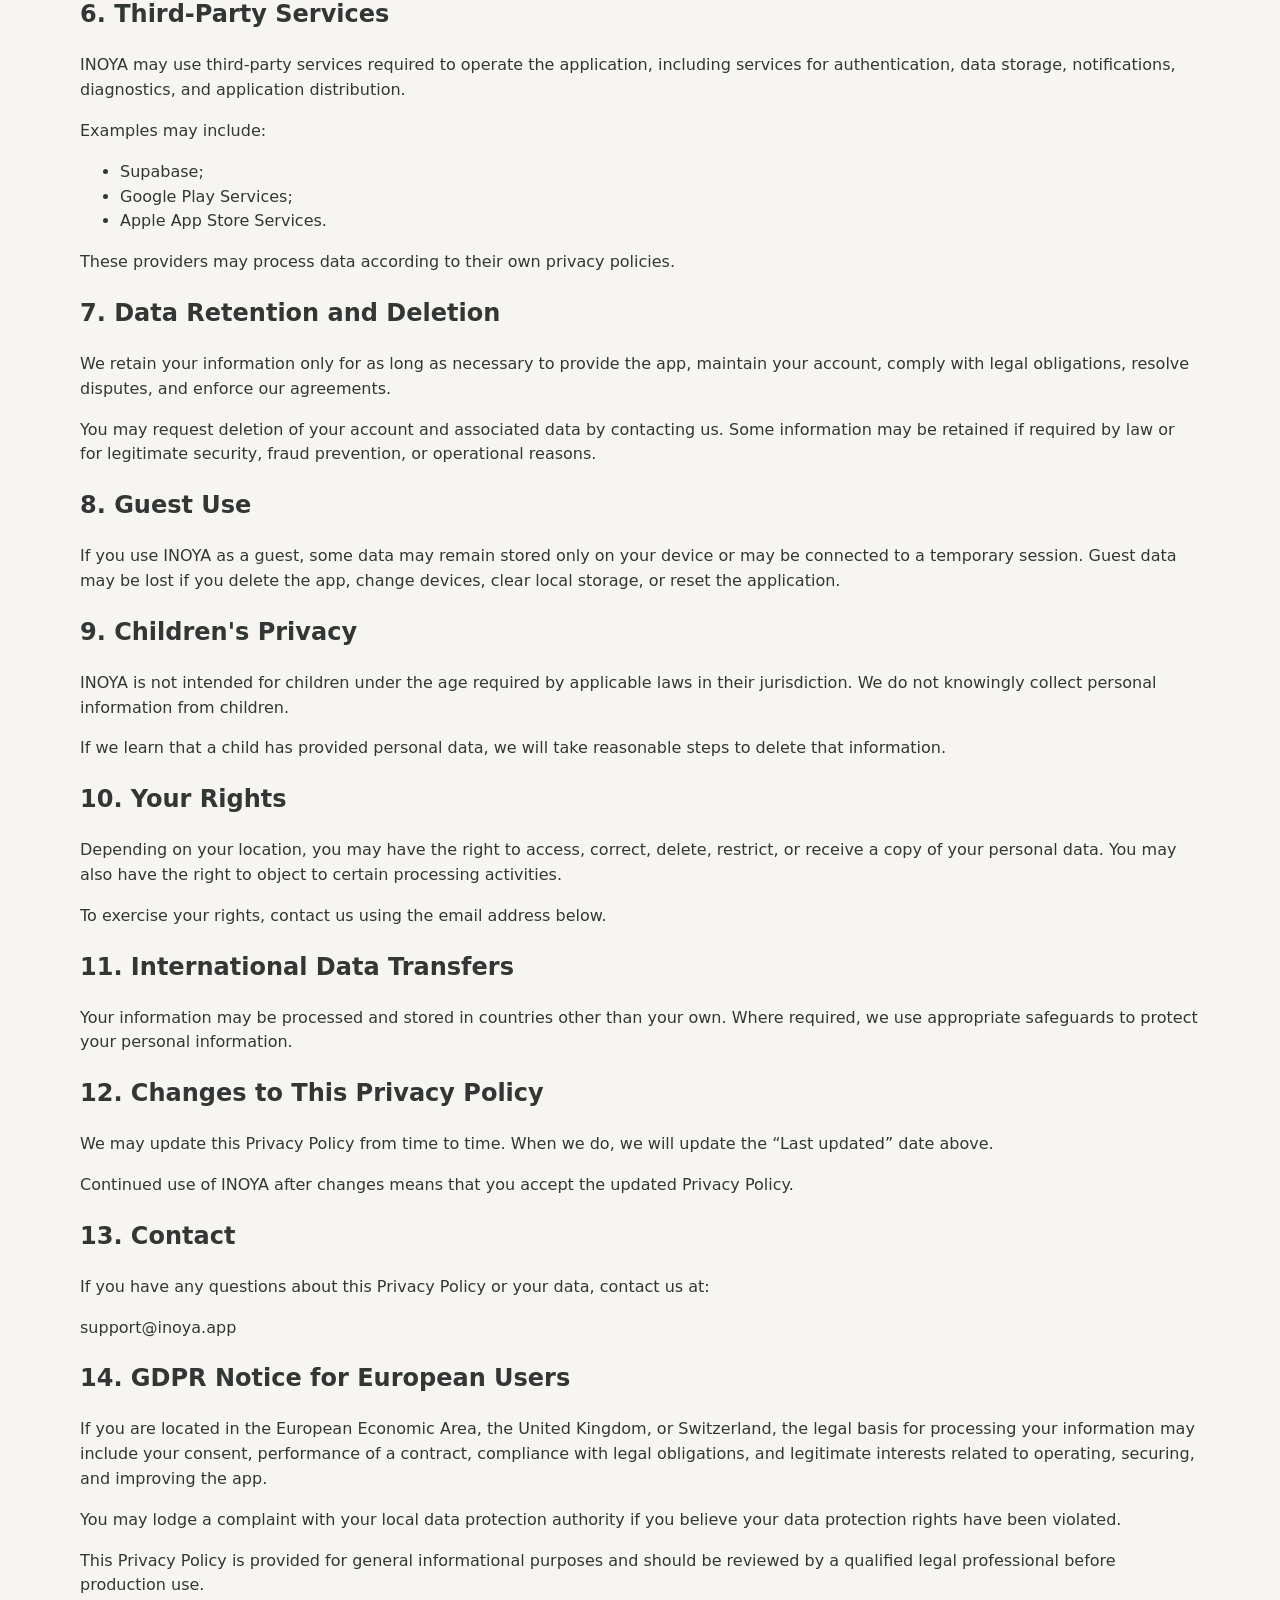
<file: privacy.html>
<!DOCTYPE html>
<html lang="en">
<head>
  <meta charset="UTF-8" />
  <meta name="viewport" content="width=device-width, initial-scale=1.0" />
  <title>Privacy Policy — INOYA</title>
  <link rel="stylesheet" href="style.css" />
</head>
<body>
  <main class="container">
    <section class="card legal-card">
      <h1>Privacy Policy — INOYA</h1>
      <p class="updated"><strong>Last updated:</strong> June 11, 2026</p>

      <h2>1. Introduction</h2>
      <p>
        INOYA respects your privacy and is designed to support reflection, emotional reset,
        and personal clarity with minimal and purposeful data collection.
      </p>
      <p>
        This Privacy Policy explains what information we collect, how we use it, and what choices
        you have when using the INOYA mobile application and related services.
      </p>

      <h2>2. Information We Collect</h2>
      <p>Depending on how you use INOYA, we may collect the following information:</p>

      <h3>Account Information</h3>
      <p>
        If you create an account, we may collect your email address, authentication identifiers,
        and basic account settings. If you continue as a guest, some data may be stored only locally
        or linked to a temporary guest session.
      </p>

      <h3>User Content</h3>
      <p>
        INOYA allows you to create personal reflections, emotional check-ins, priorities,
        small next steps, and saved moments of clarity as part of the guided reset experience.
      </p>

      <h3>Technical Information</h3>
      <p>
        We may collect limited technical information such as device type, operating system version,
        app version, crash reports, and basic diagnostic information needed to maintain and improve
        the app.
      </p>

      <h3>Notifications</h3>
      <p>
        If you enable notifications, we may store notification preferences and reminder schedules,
        such as reminders for a daily mood check or your next small step.
      </p>

      <h2>3. How We Use Your Information</h2>
      <p>We use your information to:</p>
      <ul>
        <li>provide and maintain the app;</li>
        <li>save your reflections and moments of clarity;</li>
        <li>allow you to review your reset history;</li>
        <li>support account login and authentication;</li>
        <li>send reminders and notifications if you enable them;</li>
        <li>improve app stability, performance, and reliability;</li>
        <li>respond to support requests;</li>
        <li>comply with legal obligations.</li>
      </ul>
      <p>
        We do not sell your personal information.
      </p>

      <h2>4. Reflections and User Content</h2>
      <p>
        Your reflections, notes, emotional inputs, priorities, and small steps are stored only to
        provide the core functionality of INOYA and to allow you to return to your saved moments
        of clarity.
      </p>
      <p>
        You retain ownership of the content you create inside the app. You are responsible for the
        content you enter.
      </p>

      <h2>5. Data Storage</h2>
      <p>
        Depending on the app configuration and how you use it, your data may be stored locally on
        your device and/or synced with backend services used to operate the app.
      </p>
      <p>
        We take reasonable technical and organizational measures to protect your data. However,
        no method of electronic storage or transmission is completely secure, and we cannot guarantee
        absolute security or permanent availability of your data.
      </p>

      <h2>6. Third-Party Services</h2>
      <p>
        INOYA may use third-party services required to operate the application, including services for
        authentication, data storage, notifications, diagnostics, and application distribution.
      </p>
      <p>Examples may include:</p>
      <ul>
        <li>Supabase;</li>
        <li>Google Play Services;</li>
        <li>Apple App Store Services.</li>
      </ul>
      <p>
        These providers may process data according to their own privacy policies.
      </p>

      <h2>7. Data Retention and Deletion</h2>
      <p>
        We retain your information only for as long as necessary to provide the app, maintain your
        account, comply with legal obligations, resolve disputes, and enforce our agreements.
      </p>
      <p>
        You may request deletion of your account and associated data by contacting us. Some information
        may be retained if required by law or for legitimate security, fraud prevention, or operational reasons.
      </p>

      <h2>8. Guest Use</h2>
      <p>
        If you use INOYA as a guest, some data may remain stored only on your device or may be connected
        to a temporary session. Guest data may be lost if you delete the app, change devices, clear local
        storage, or reset the application.
      </p>

      <h2>9. Children's Privacy</h2>
      <p>
        INOYA is not intended for children under the age required by applicable laws in their jurisdiction.
        We do not knowingly collect personal information from children.
      </p>
      <p>
        If we learn that a child has provided personal data, we will take reasonable steps to delete that information.
      </p>

      <h2>10. Your Rights</h2>
      <p>
        Depending on your location, you may have the right to access, correct, delete, restrict, or receive
        a copy of your personal data. You may also have the right to object to certain processing activities.
      </p>
      <p>
        To exercise your rights, contact us using the email address below.
      </p>

      <h2>11. International Data Transfers</h2>
      <p>
        Your information may be processed and stored in countries other than your own. Where required,
        we use appropriate safeguards to protect your personal information.
      </p>

      <h2>12. Changes to This Privacy Policy</h2>
      <p>
        We may update this Privacy Policy from time to time. When we do, we will update the “Last updated”
        date above.
      </p>
      <p>
        Continued use of INOYA after changes means that you accept the updated Privacy Policy.
      </p>

      <h2>13. Contact</h2>
      <p>
        If you have any questions about this Privacy Policy or your data, contact us at:
      </p>
      <p class="contact">
        <a href="mailto:support@inoya.app">support@inoya.app</a>
      </p>

      <h2>14. GDPR Notice for European Users</h2>
      <p>
        If you are located in the European Economic Area, the United Kingdom, or Switzerland, the legal basis
        for processing your information may include your consent, performance of a contract, compliance with
        legal obligations, and legitimate interests related to operating, securing, and improving the app.
      </p>
      <p>
        You may lodge a complaint with your local data protection authority if you believe your data protection
        rights have been violated.
      </p>

      <p class="legal-note">
        This Privacy Policy is provided for general informational purposes and should be reviewed by a qualified
        legal professional before production use.
      </p>
    </section>
  </main>
</body>
</html>
</file>
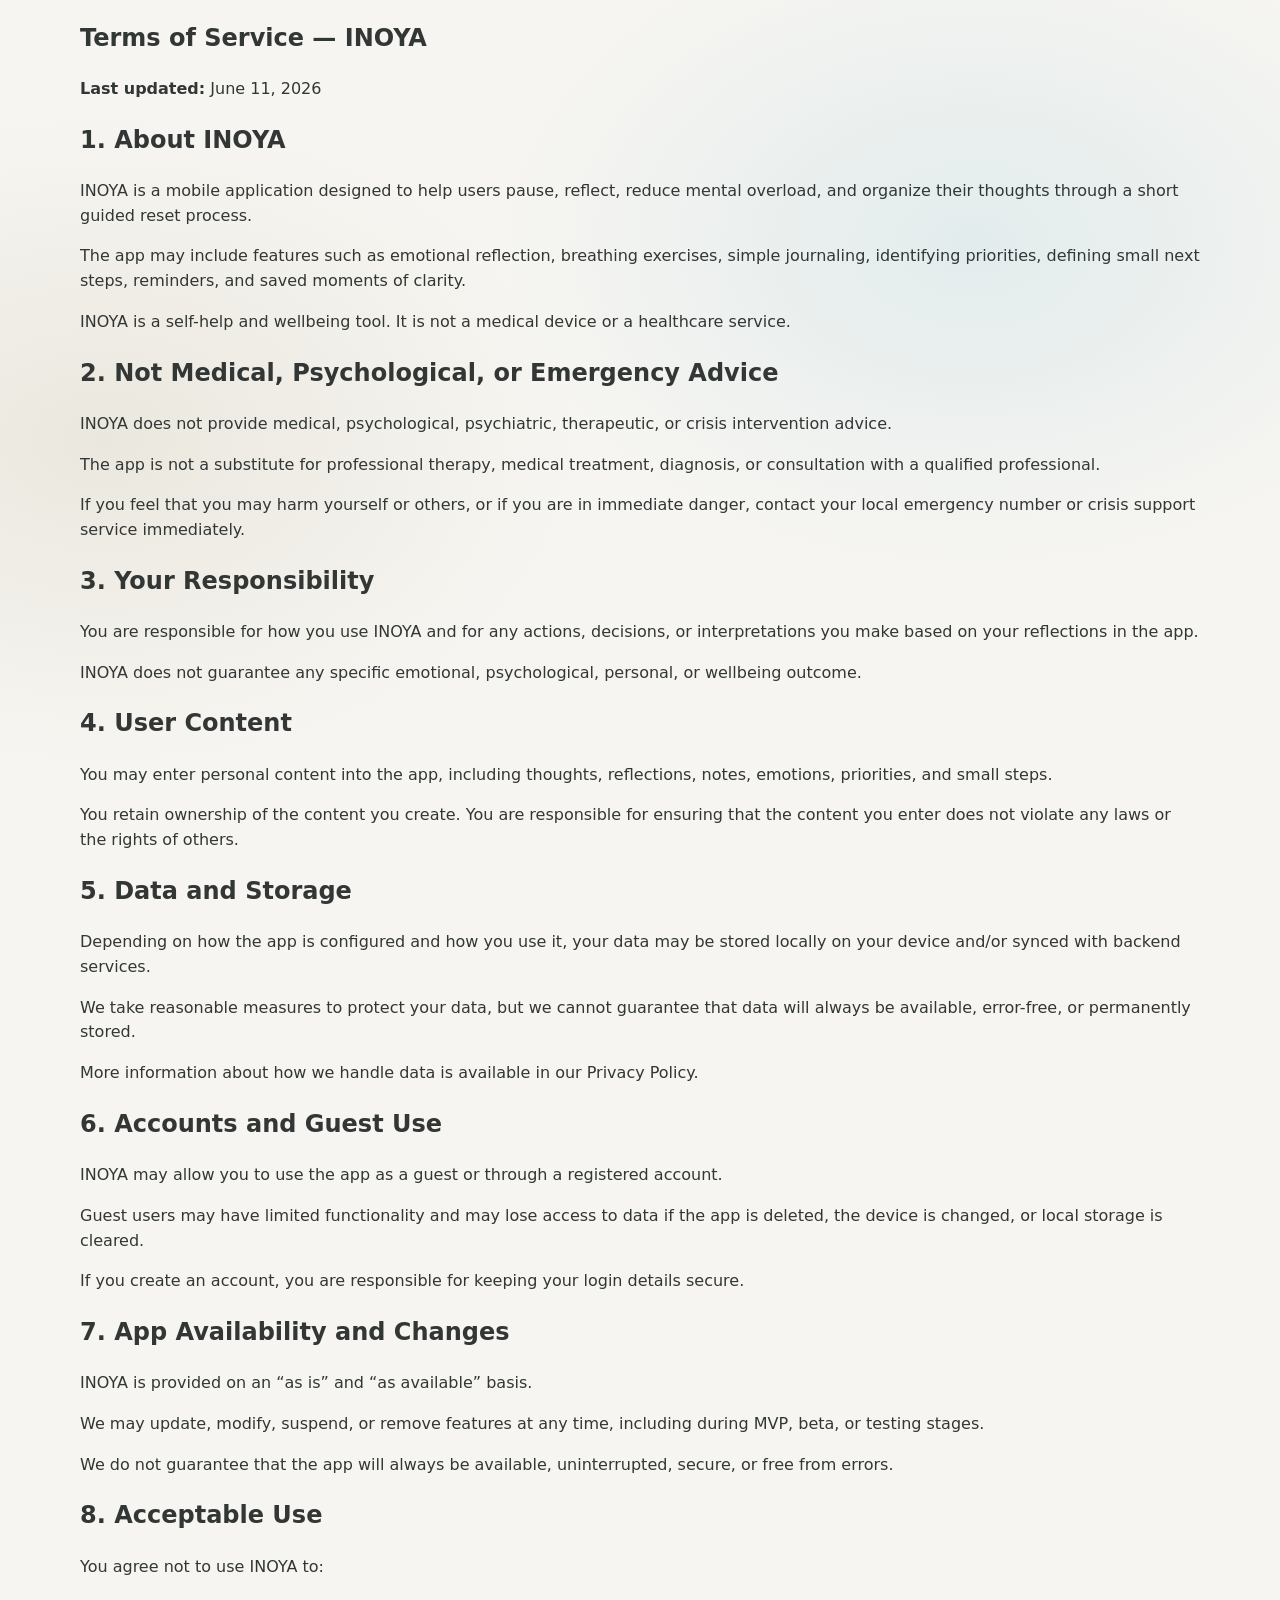
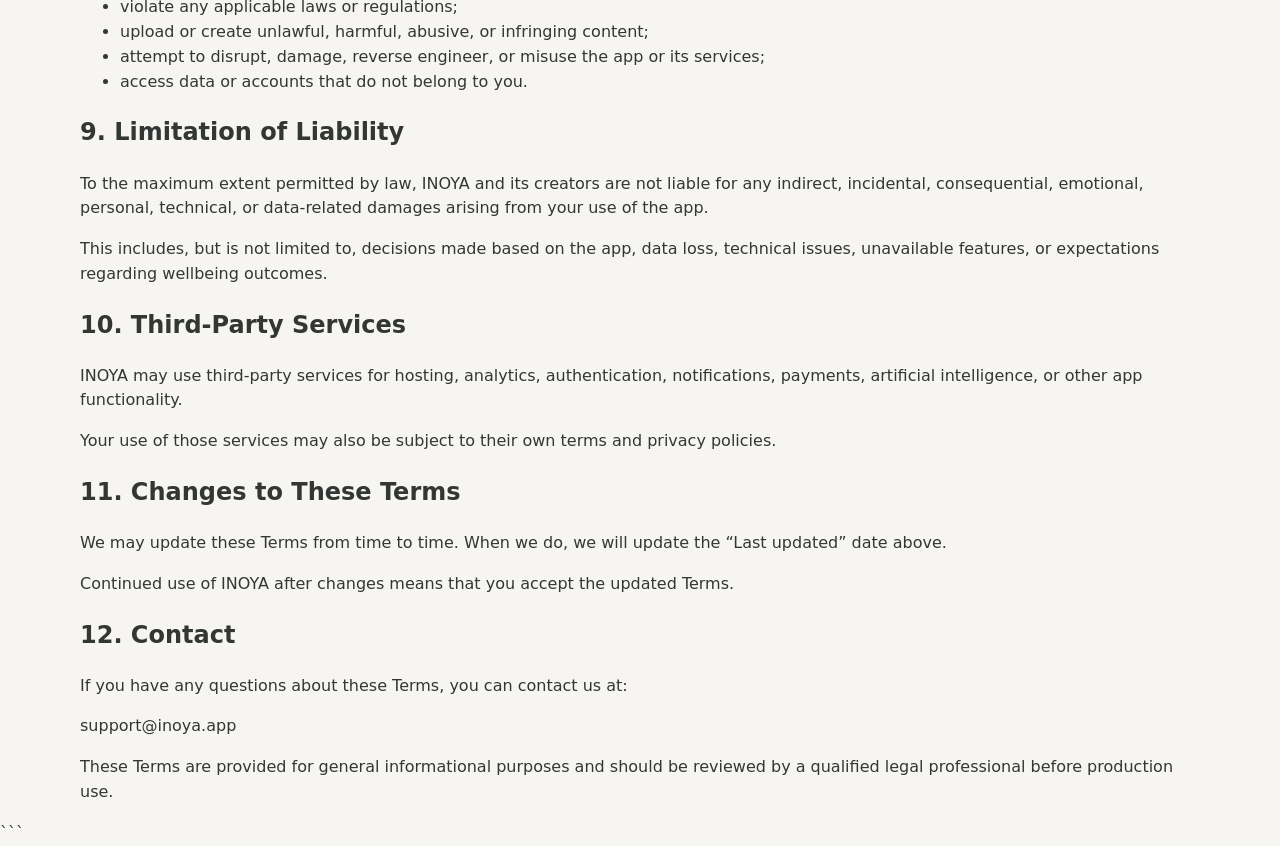
<file: terms.html>
<!DOCTYPE html>
<html lang="en">
<head>
  <meta charset="UTF-8" />
  <meta name="viewport" content="width=device-width, initial-scale=1.0" />
  <title>Terms of Service — INOYA</title>
  <link rel="stylesheet" href="style.css" />
</head>
<body>
  <main class="container">
    <section class="card legal-card">
      <h1>Terms of Service — INOYA</h1>
      <p class="updated"><strong>Last updated:</strong> June 11, 2026</p>

      <h2>1. About INOYA</h2>
      <p>
        INOYA is a mobile application designed to help users pause, reflect, reduce mental overload,
        and organize their thoughts through a short guided reset process.
      </p>
      <p>
        The app may include features such as emotional reflection, breathing exercises, simple journaling,
        identifying priorities, defining small next steps, reminders, and saved moments of clarity.
      </p>
      <p>
        INOYA is a self-help and wellbeing tool. It is not a medical device or a healthcare service.
      </p>

      <h2>2. Not Medical, Psychological, or Emergency Advice</h2>
      <p>
        INOYA does not provide medical, psychological, psychiatric, therapeutic, or crisis intervention advice.
      </p>
      <p>
        The app is not a substitute for professional therapy, medical treatment, diagnosis, or consultation
        with a qualified professional.
      </p>
      <p>
        If you feel that you may harm yourself or others, or if you are in immediate danger, contact your local
        emergency number or crisis support service immediately.
      </p>

      <h2>3. Your Responsibility</h2>
      <p>
        You are responsible for how you use INOYA and for any actions, decisions, or interpretations you make
        based on your reflections in the app.
      </p>
      <p>
        INOYA does not guarantee any specific emotional, psychological, personal, or wellbeing outcome.
      </p>

      <h2>4. User Content</h2>
      <p>
        You may enter personal content into the app, including thoughts, reflections, notes, emotions,
        priorities, and small steps.
      </p>
      <p>
        You retain ownership of the content you create. You are responsible for ensuring that the content you
        enter does not violate any laws or the rights of others.
      </p>

      <h2>5. Data and Storage</h2>
      <p>
        Depending on how the app is configured and how you use it, your data may be stored locally on your
        device and/or synced with backend services.
      </p>
      <p>
        We take reasonable measures to protect your data, but we cannot guarantee that data will always be
        available, error-free, or permanently stored.
      </p>
      <p>
        More information about how we handle data is available in our Privacy Policy.
      </p>

      <h2>6. Accounts and Guest Use</h2>
      <p>
        INOYA may allow you to use the app as a guest or through a registered account.
      </p>
      <p>
        Guest users may have limited functionality and may lose access to data if the app is deleted, the device
        is changed, or local storage is cleared.
      </p>
      <p>
        If you create an account, you are responsible for keeping your login details secure.
      </p>

      <h2>7. App Availability and Changes</h2>
      <p>
        INOYA is provided on an “as is” and “as available” basis.
      </p>
      <p>
        We may update, modify, suspend, or remove features at any time, including during MVP, beta, or testing
        stages.
      </p>
      <p>
        We do not guarantee that the app will always be available, uninterrupted, secure, or free from errors.
      </p>

      <h2>8. Acceptable Use</h2>
      <p>You agree not to use INOYA to:</p>
      <ul>
        <li>violate any applicable laws or regulations;</li>
        <li>upload or create unlawful, harmful, abusive, or infringing content;</li>
        <li>attempt to disrupt, damage, reverse engineer, or misuse the app or its services;</li>
        <li>access data or accounts that do not belong to you.</li>
      </ul>

      <h2>9. Limitation of Liability</h2>
      <p>
        To the maximum extent permitted by law, INOYA and its creators are not liable for any indirect,
        incidental, consequential, emotional, personal, technical, or data-related damages arising from your use
        of the app.
      </p>
      <p>
        This includes, but is not limited to, decisions made based on the app, data loss, technical issues,
        unavailable features, or expectations regarding wellbeing outcomes.
      </p>

      <h2>10. Third-Party Services</h2>
      <p>
        INOYA may use third-party services for hosting, analytics, authentication, notifications, payments,
        artificial intelligence, or other app functionality.
      </p>
      <p>
        Your use of those services may also be subject to their own terms and privacy policies.
      </p>

      <h2>11. Changes to These Terms</h2>
      <p>
        We may update these Terms from time to time. When we do, we will update the “Last updated” date above.
      </p>
      <p>
        Continued use of INOYA after changes means that you accept the updated Terms.
      </p>

      <h2>12. Contact</h2>
      <p>
        If you have any questions about these Terms, you can contact us at:
      </p>
      <p class="contact">
        <a href="mailto:support@inoya.app">support@inoya.app</a>
      </p>

      <p class="legal-note">
        These Terms are provided for general informational purposes and should be reviewed by a qualified legal
        professional before production use.
      </p>
    </section>
  </main>
</body>
</html>
```
</file>
<file: style.css>
:root{
  --bg:#f6f5f1;
  --screen:#f8f7f4;
  --surface:#ffffff;
  --surface2:#efefec;
  --text:#323735;
  --muted:#747c79;
  --soft:#e9eeee;
  --line:rgba(47,52,50,.08);
  --accent:#dfeaec;
  --shadow:0 30px 80px rgba(38,42,40,.12);
  --radius:34px;
}
*{box-sizing:border-box}
html{scroll-behavior:smooth}
body{
  margin:0;
  font-family:Inter, ui-sans-serif, system-ui, -apple-system, BlinkMacSystemFont, "Segoe UI", Roboto, Arial, sans-serif;
  color:var(--text);
  background:
    radial-gradient(760px 520px at 76% 10%, rgba(223,234,236,.85), transparent 62%),
    radial-gradient(760px 520px at 8% 18%, rgba(232,228,218,.8), transparent 62%),
    var(--bg);
  line-height:1.55;
}
a{color:inherit;text-decoration:none}
.container{width:min(1120px,92vw);margin:0 auto}.narrow{width:min(850px,92vw)}.center{text-align:center}.topbar{position:sticky;top:0;z-index:10;background:rgba(246,245,241,.78);backdrop-filter:blur(20px);border-bottom:1px solid var(--line)}.topbar__inner{height:72px;display:flex;align-items:center;justify-content:space-between;gap:18px}.brand{display:flex;align-items:center;gap:10px;font-weight:800;font-size:1.05rem}.brand__icon{font-size:.95rem;color:#5d6663}.nav{display:flex;gap:8px;color:var(--muted);font-weight:650}.nav a,.topbar__cta{border-radius:999px;padding:10px 14px}.nav a:hover{background:rgba(255,255,255,.62)}.topbar__cta{background:var(--surface);box-shadow:0 12px 30px rgba(38,42,40,.07);font-weight:760}.hero{padding:86px 0 70px}.hero__grid{display:grid;grid-template-columns:1.02fr .98fr;align-items:center;gap:64px}.eyebrow{margin:0 0 14px;color:#6f7774;font-weight:800;letter-spacing:.08em;text-transform:uppercase;font-size:.82rem}.hero h1,.section h2,.download h2{margin:0;line-height:1.03;letter-spacing:-.055em}.hero h1{font-size:clamp(3.05rem,6vw,6rem);max-width:10ch}.lead{font-size:clamp(1.08rem,1.5vw,1.28rem);color:var(--muted);max-width:610px;margin:24px 0 0}.actions{display:flex;gap:12px;flex-wrap:wrap;margin-top:30px}.actions--end{justify-content:flex-end;margin-top:0}.btn{display:inline-flex;align-items:center;justify-content:center;border-radius:999px;padding:15px 22px;font-weight:820;border:1px solid transparent;transition:.18s ease}.btn:hover{transform:translateY(-1px)}.btn--primary{background:#303634;color:white;box-shadow:0 18px 40px rgba(47,52,50,.18)}.btn--secondary{background:rgba(255,255,255,.72);border-color:var(--line);color:var(--text)}.btn--light{background:white;color:#303634}.btn--outlineLight{color:white;border-color:rgba(255,255,255,.35)}.miniTags{display:flex;gap:10px;flex-wrap:wrap;margin-top:24px}.miniTags span{background:rgba(255,255,255,.62);border:1px solid var(--line);border-radius:999px;padding:9px 13px;color:var(--muted);font-weight:650}.mockupWrap{display:flex;justify-content:center}.phone{width:min(410px,100%);height:760px;background:#f9f8f5;border:1px solid rgba(47,52,50,.10);border-radius:42px;box-shadow:var(--shadow);overflow:hidden;display:flex;flex-direction:column}.statusbar{height:54px;padding:17px 26px 0;display:flex;justify-content:space-between;align-items:flex-start;color:#111;font-weight:850;font-size:.94rem}.status-icons{font-weight:750;color:#161817;font-size:.85rem}.screen{flex:1;padding:80px 28px 22px;display:flex;flex-direction:column;align-items:center;text-align:center;background:var(--screen)}.appHero h2{font-size:1.86rem;letter-spacing:-.035em;line-height:1.08;margin:0}.appHero p{margin:18px auto 0;color:#6f7774;font-size:1.27rem;line-height:1.45;max-width:285px;font-weight:550}.circleCta{margin-top:66px;width:205px;height:205px;border-radius:999px;border:1px solid rgba(47,52,50,.055);background:linear-gradient(180deg,#f4f4f1,#eeeeeb);box-shadow:inset 0 1px 0 rgba(255,255,255,.8), 0 16px 48px rgba(47,52,50,.035);display:flex;flex-direction:column;align-items:center;justify-content:center;color:var(--text);cursor:pointer}.circleCta strong{font-size:1.72rem;letter-spacing:-.03em}.circleCta span{font-size:1.26rem;color:#6f7774;font-weight:650}.mood{margin-top:68px;width:100%}.mood h3{margin:0 0 20px;font-size:1.25rem;letter-spacing:-.02em;color:#4e5552}.chips{display:flex;justify-content:center;gap:12px;flex-wrap:nowrap}.chips span{background:#ececea;border-radius:999px;padding:13px 18px;color:#3d4240;font-size:1.02rem;white-space:nowrap;box-shadow:inset 0 1px 0 rgba(255,255,255,.6)}.nextStep{width:100%;margin-top:20px;border-radius:27px;background:rgba(255,255,255,.46);border:1px solid rgba(47,52,50,.055);padding:25px 20px 18px;box-shadow:0 12px 30px rgba(47,52,50,.035)}.nextStep p{margin:0 0 18px;color:#747c79;font-size:1.16rem;font-weight:620}.nextStep small{display:block;color:#6a716e;font-size:.9rem;font-weight:800;margin-bottom:8px}.nextStep strong{display:block;color:#8aa0a1;font-size:1.05rem}.softBar{height:24px;border-radius:999px;background:var(--accent);margin:26px auto 0;width:84%}.bottomNav{height:102px;background:white;border-top:1px solid var(--line);display:grid;grid-template-columns:repeat(5,1fr);align-items:center;padding:10px 8px 14px}.bottomNav span{display:flex;flex-direction:column;align-items:center;gap:4px;color:#6d7471;font-weight:800;font-size:.8rem}.bottomNav i{font-style:normal;font-size:1.55rem;line-height:1}.bottomNav .active i{background:#e9f0f1;border-radius:999px;padding:7px 17px}.section{padding:82px 0}.section--soft{background:rgba(255,255,255,.42);border-top:1px solid var(--line);border-bottom:1px solid var(--line)}.section h2,.download h2{font-size:clamp(2.05rem,4vw,3.7rem)}.sectionLead{color:var(--muted);font-size:1.13rem;margin:18px auto 0;max-width:760px}.sectionHead{text-align:center;margin-bottom:34px}.steps{display:grid;grid-template-columns:repeat(5,1fr);gap:13px}.steps article{background:rgba(255,255,255,.62);border:1px solid var(--line);border-radius:28px;padding:24px 20px;min-height:230px}.steps span{display:inline-flex;width:38px;height:38px;align-items:center;justify-content:center;border-radius:999px;background:#edf2f2;color:#6d7875;font-weight:850;font-size:.82rem}.steps h3{margin:22px 0 8px;font-size:1.18rem}.steps p{margin:0;color:var(--muted);font-size:.98rem}.quoteSection{padding-top:12px}.quoteBox{border-radius:38px;background:linear-gradient(135deg,rgba(255,255,255,.76),rgba(223,234,236,.52));border:1px solid var(--line);padding:54px 36px;text-align:center}.quoteBox p{margin:0 auto;max-width:850px;font-size:clamp(1.55rem,3vw,2.75rem);line-height:1.15;letter-spacing:-.04em;font-weight:800}.download{background:#333936;color:white}.download .eyebrow,.download .sectionLead{color:rgba(255,255,255,.72)}.download__inner{display:grid;grid-template-columns:1fr auto;gap:34px;align-items:center}.download .sectionLead{margin-left:0}.footer{padding:34px 0;color:var(--muted)}.footer__inner{border-top:1px solid var(--line);padding-top:22px;display:flex;justify-content:space-between;gap:16px;flex-wrap:wrap}@media(max-width:980px){.hero__grid{grid-template-columns:1fr}.hero__content{text-align:center}.hero h1,.lead{margin-left:auto;margin-right:auto}.actions,.miniTags{justify-content:center}.steps{grid-template-columns:1fr 1fr}.download__inner{grid-template-columns:1fr}.actions--end{justify-content:flex-start}.phone{height:730px}}@media(max-width:680px){.nav{display:none}.hero{padding-top:56px}.hero h1{font-size:3rem}.topbar__inner{height:64px}.phone{height:700px;border-radius:34px}.screen{padding:60px 18px 18px}.circleCta{width:188px;height:188px;margin-top:54px}.appHero p{font-size:1.12rem}.chips{gap:8px}.chips span{font-size:.92rem;padding:11px 13px}.steps{grid-template-columns:1fr}.download .actions{justify-content:flex-start}}
</file>
